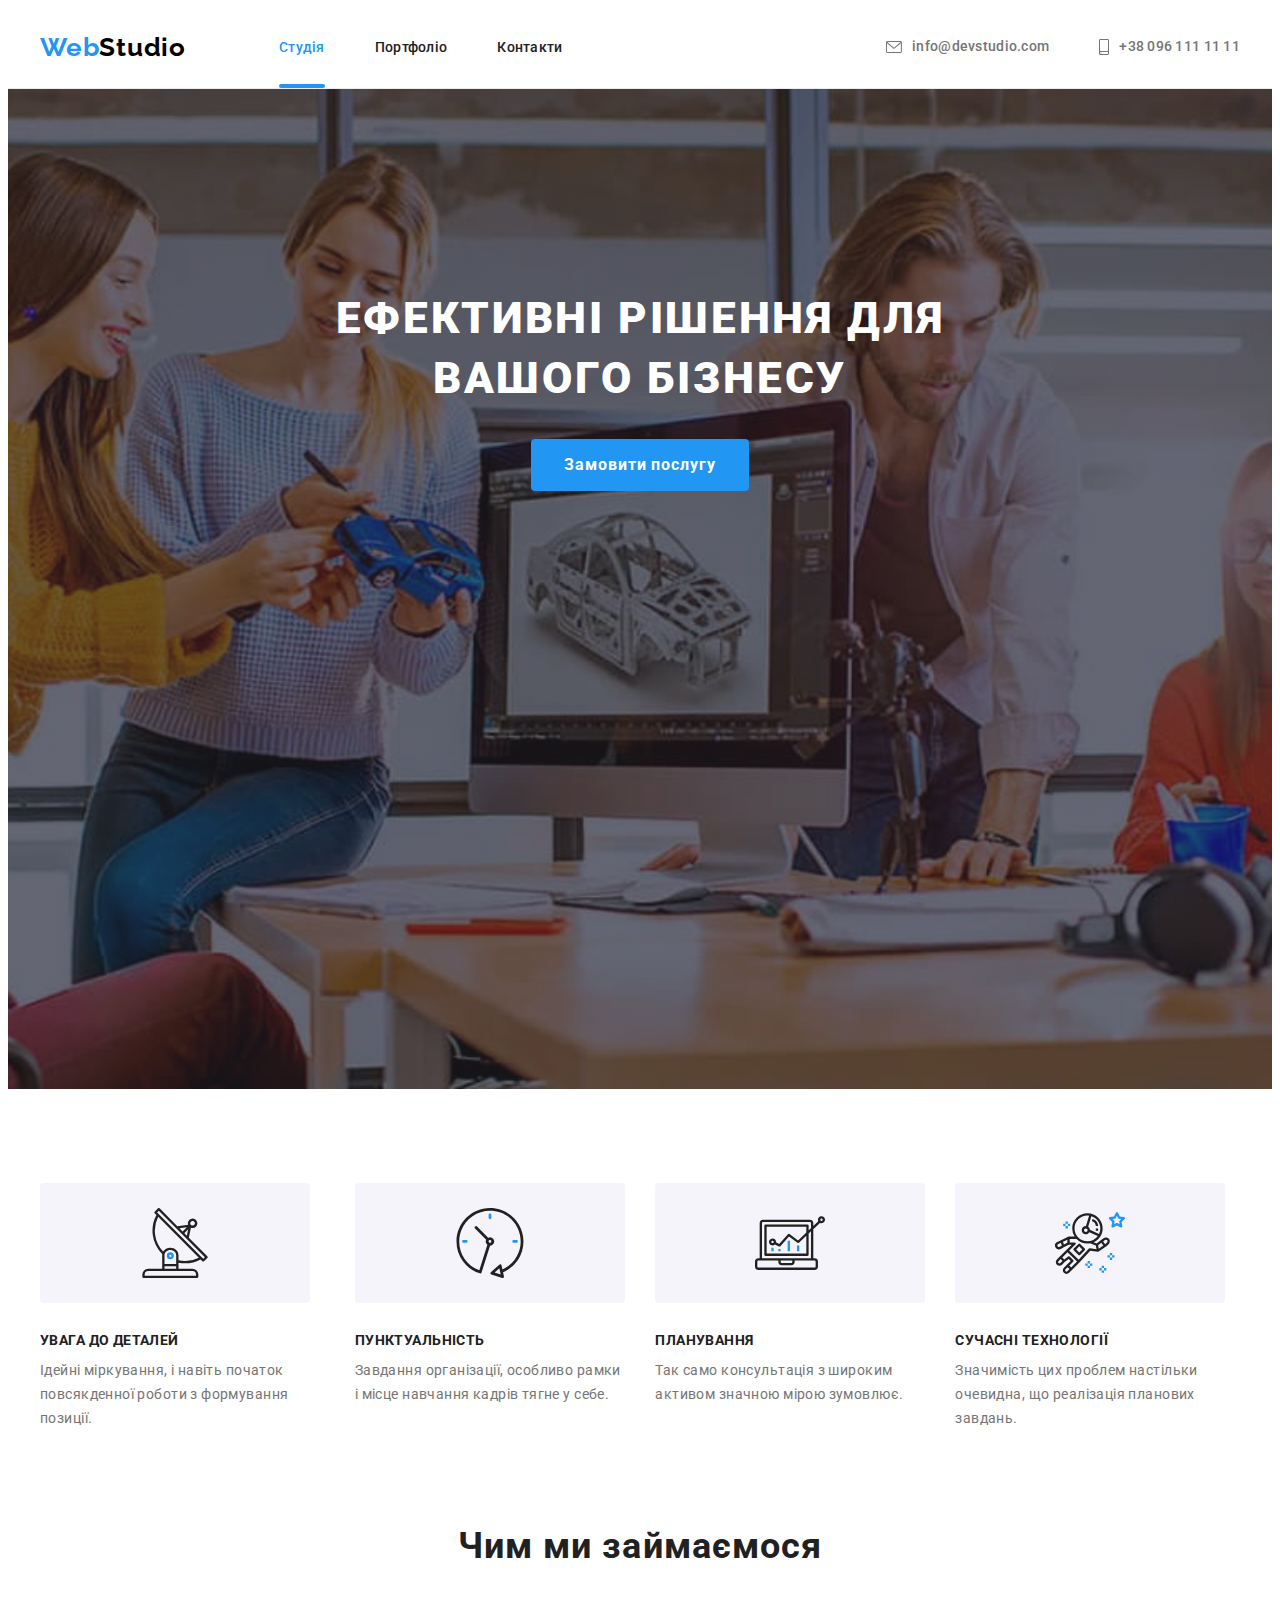
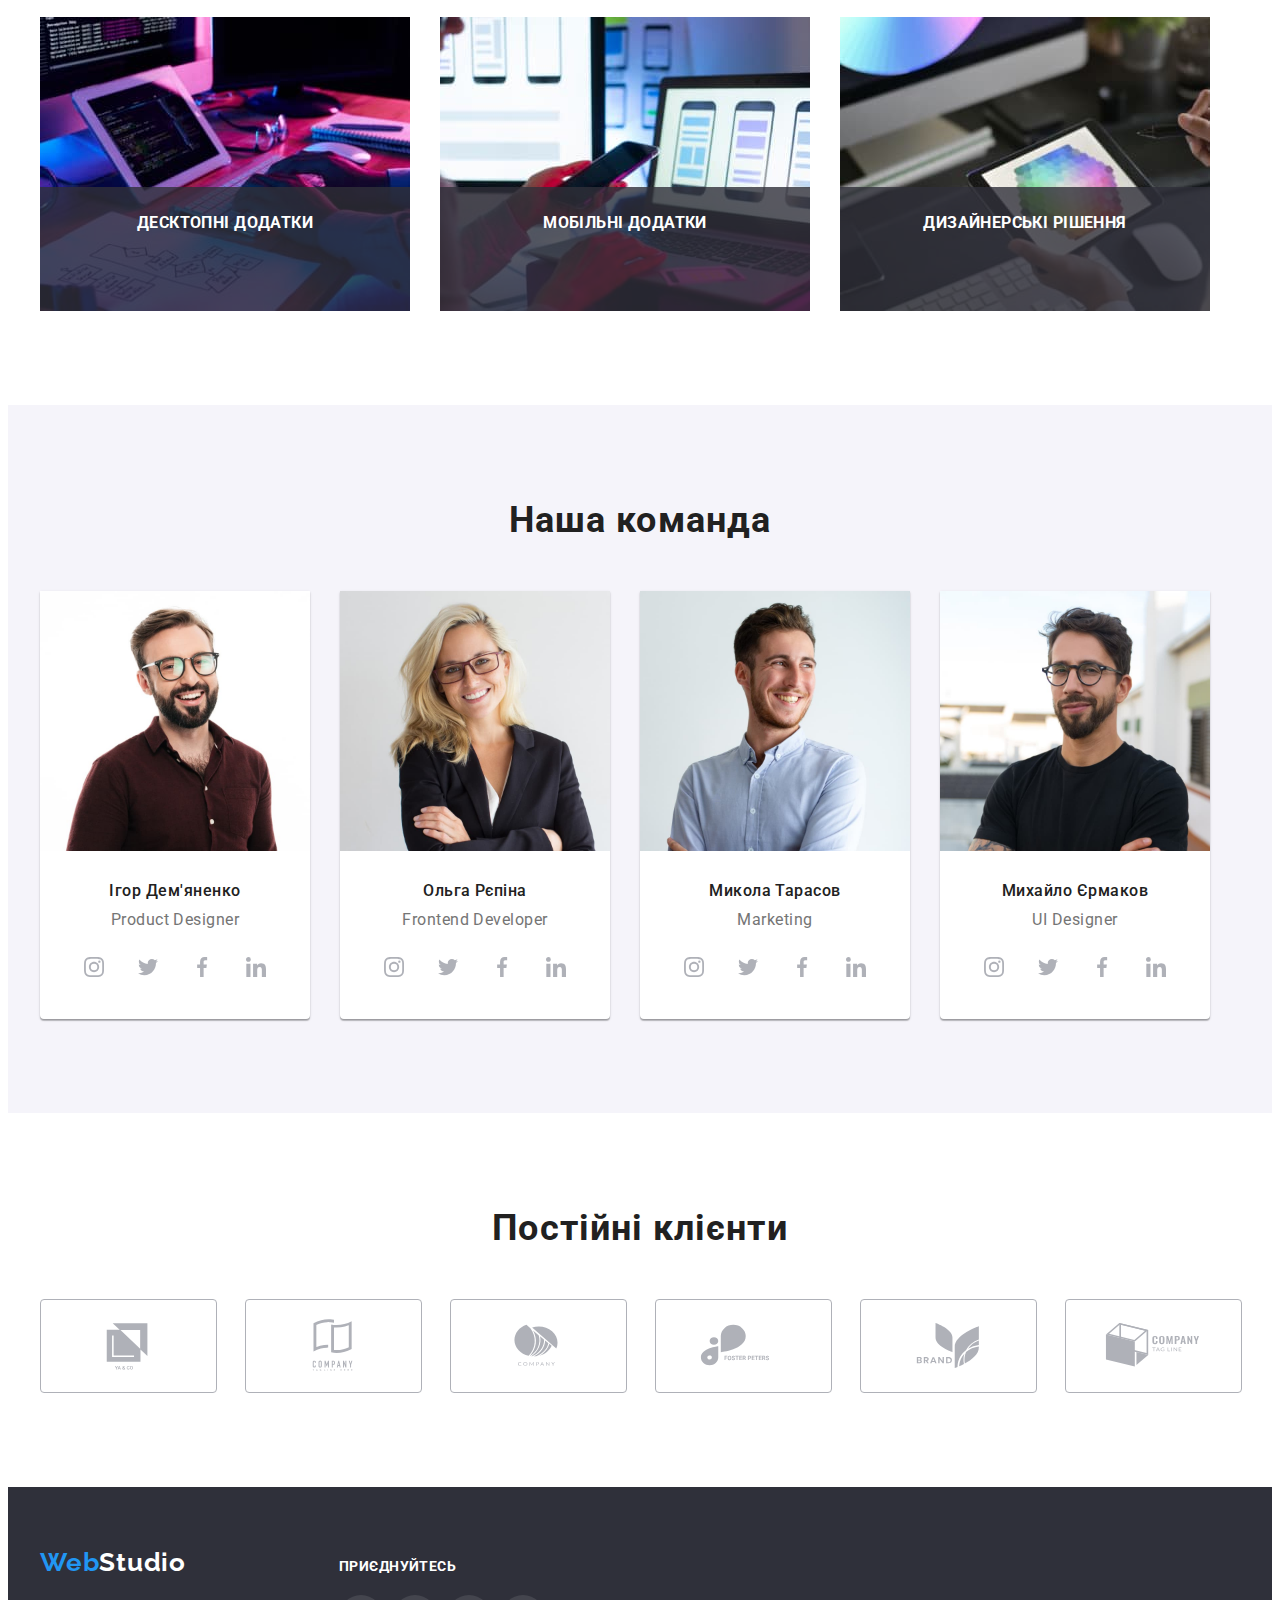
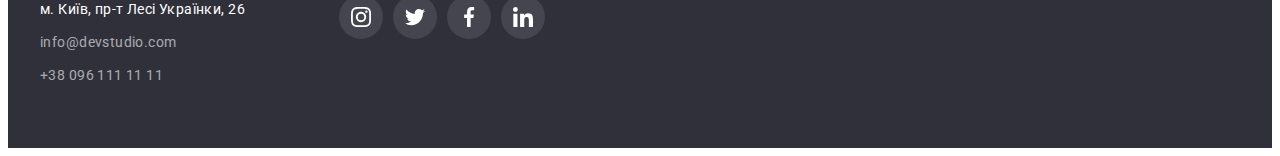
<file: index.html>
<!DOCTYPE html>
<html lang="uk">
  <head>
    <meta charset="UTF-8" />
    <meta http-equiv="X-UA-Compatible" content="IE=edge" />
    <meta name="viewport" content="width=device-width, initial-scale=1.0" />
    <title>WebStudio</title>
    <link
      rel="stylesheet"
      href="https://cdnjs.cloudflare.com/ajax/libs/modern-normalize/1.1.0/modern-normalize.min.css"
      integrity="sha512-wpPYUAdjBVSE4KJnH1VR1HeZfpl1ub8YT/NKx4PuQ5NmX2tKuGu6U/JRp5y+Y8XG2tV+wKQpNHVUX03MfMFn9Q=="
      crossorigin="anonymous"
      referrerpolicy="no-referrer"
    />
    <link rel="preconnect" href="https://fonts.googleapis.com" />
    <link rel="preconnect" href="https://fonts.gstatic.com" crossorigin />
    <link
      href="https://fonts.googleapis.com/css2?family=Raleway:wght@700&family=Roboto:wght@400;500;700;900&display=swap"
      rel="stylesheet"
    />
    <link rel="stylesheet" href="./css/styles.css" />
  </head>
  <body>
    <header class="header">
      <div class="container">
        <div class="header-container">
          <nav class="header-nav">
            <a class="logo link" href="/"
              >Web<span class="logo-header link">Studio</span></a
            >
            <ul class="list header-menu">
              <li>
                <a class="menu link current" href="/">Студія</a>
              </li>
              <li>
                <a class="menu link" href="./portfolio.html">Портфоліо</a>
              </li>
              <li>
                <a class="menu link" href="#">Контакти</a>
              </li>
            </ul>
          </nav>
          <ul class="list header-contacts">
            <li class="contacts-list">
              <a class="contacts link" href="mailto:info@devstudio.com">
                <svg class="contact-icon" width="16" height="12">
                  <use href="./images/icons.svg#icon-envelope"></use></svg
                >info@devstudio.com</a
              >
            </li>
            <li>
              <a class="contacts link" href="tel:+380961111111">
                <svg class="contact-icon" width="10" height="16">
                  <use href="./images/icons.svg#icon-smartphone"></use>
                </svg>
                +38 096 111 11 11</a
              >
            </li>
          </ul>
        </div>
      </div>
    </header>
    <main>
      <section class="hero-section">
        <div class="container">
          <h1 class="hero-title">Ефективні рішення для вашого бізнесу</h1>
          <button  class="button-hero" type="button" data-modal-open>Замовити послугу</button>
        </div>
      </section>
      <section class="section">
        <div class="container">
          <h2 class="visually-hidden">Наші переваги</h2>
          <ul class="list text-container">
            <li>
              <div class="container-img">
                <svg width="70" height="70">
                  <use href="./images/icons.svg#icon-antenna"></use>
                </svg>
              </div>
              <h3 class="subtitle">Увага до деталей</h3>
              <p class="list-item">
                Ідейні міркування, і навіть початок повсякденної роботи з
                формування позиції.
              </p>
            </li>
            <li>
              <div class="container-img">
                <svg width="70" height="70">
                  <use href="./images/icons.svg#icon-clock"></use>
                </svg>
              </div>
              <h3 class="subtitle">Пунктуальність</h3>
              <p class="list-item">
                Завдання організації, особливо рамки і місце навчання кадрів
                тягне у себе.
              </p>
            </li>
            <li>
              <div class="container-img">
                <svg width="70" height="70">
                  <use href="./images/icons.svg#icon-diagram"></use>
                </svg>
              </div>
              <h3 class="subtitle">Планування</h3>
              <p class="list-item">
                Так само консультація з широким активом значною мірою зумовлює.
              </p>
            </li>
            <li>
              <div class="container-img">
                <svg width="70" height="70">
                  <use href="./images/icons.svg#icon-astronaut"></use>
                </svg>
              </div>
              <h3 class="subtitle">Сучасні технології</h3>
              <p class="list-item">
                Значимість цих проблем настільки очевидна, що реалізація
                планових завдань.
              </p>
            </li>
          </ul>
        </div>
      </section>
      <section class="section section-content">
        <div class="container">
          <h2 class="caption">Чим ми займаємося</h2>
          <ul class="flex-container list">
            <li class="product-img">
              <img  src="./images/box1.jpg" alt="Написання коду" width="370" />
              <div class="product-container">
                <h3>Десктопні додатки</h3>
              </div>
            </li>
            <li class="product-img">
              <img 
                src="./images/box2.jpg"
                alt="Створення додатків"
                width="370"
              />
              <div class="product-container">
                <h3>Мобільні додатки</h3>
              </div>
            </li>
            <li class="product-img">
              <img 
                src="./images/box3.jpg"
                alt="Дизайн оформлення"
                width="370"
              />
              <div class="product-container">
                <h3>Дизайнерські рішення</h3>
              </div>
            </li>
          </ul>
        </div>
      </section>
      <section class="section section-main">
        <div class="container">
          <h2 class="caption">Наша команда</h2>
          <ul class="container-team list">
            <li class="item">
              <img
                src="./images/img1.jpg"
                alt="Фото дизайнера продукту"
                width="270"
              />
              <div class="name-text">
                <h3 class="subtitle-item">Ігор Дем'яненко</h3>
                <p class="list-text">Product Designer</p>
                <ul class="social-list list">
                  <li class="social-item">
                    <a class="social-link" href="#">
                      <svg width="20" height="20">
                        <use href="./images/icons.svg#icon-instagram"></use>
                      </svg>
                    </a>
                  </li>
                  <li class="social-item">
                    <a class="social-link" href="#">
                      <svg width="20" height="20">
                        <use href="./images/icons.svg#icon-twitter"></use>
                      </svg>
                    </a>
                  </li>
                  <li class="social-item">
                    <a class="social-link" href="#">
                      <svg width="20" height="20">
                        <use href="./images/icons.svg#icon-facebook"></use>
                      </svg>
                    </a>
                  </li>
                  <li class="social-item">
                    <a class="social-link" href="#">
                      <svg width="20" height="20">
                        <use href="./images/icons.svg#icon-linkedin"></use>
                      </svg>
                    </a>
                  </li>
                </ul>
              </div>
            </li>
            <li class="item">
              <img
                src="./images/img2.jpg"
                alt="Фото Frontend розробника"
                width="270"
              />
              <div class="name-text">
                <h3 class="subtitle-item">Ольга Рєпіна</h3>
                <p class="list-text">Frontend Developer</p>
                <ul class="social-list list">
                  <li class="social-item">
                    <a class="social-link" href="#">
                      <svg width="20" height="20">
                        <use href="./images/icons.svg#icon-instagram"></use>
                      </svg>
                    </a>
                  </li>
                  <li class="social-item">
                    <a class="social-link" href="#">
                      <svg width="20" height="20">
                        <use href="./images/icons.svg#icon-twitter"></use>
                      </svg>
                    </a>
                  </li>
                  <li class="social-item">
                    <a class="social-link" href="#">
                      <svg width="20" height="20">
                        <use href="./images/icons.svg#icon-facebook"></use>
                      </svg>
                    </a>
                  </li>
                  <li class="social-item">
                    <a class="social-link" href="#">
                      <svg width="20" height="20">
                        <use href="./images/icons.svg#icon-linkedin"></use>
                      </svg>
                    </a>
                  </li>
                </ul>
              </div>
            </li>
            <li class="item">
              <img src="./images/img3.jpg" alt="Фото маркетолога" width="270" />
              <div class="name-text">
                <h3 class="subtitle-item">Микола Тарасов</h3>
                <p class="list-text">Marketing</p>
                <ul class="social-list list">
                  <li class="social-item">
                    <a class="social-link" href="#">
                      <svg width="20" height="20">
                        <use href="./images/icons.svg#icon-instagram"></use>
                      </svg>
                    </a>
                  </li>
                  <li class="social-item">
                    <a class="social-link" href="#">
                      <svg width="20" height="20">
                        <use href="./images/icons.svg#icon-twitter"></use>
                      </svg>
                    </a>
                  </li>
                  <li class="social-item">
                    <a class="social-link" href="#">
                      <svg width="20" height="20">
                        <use href="./images/icons.svg#icon-facebook"></use>
                      </svg>
                    </a>
                  </li>
                  <li class="social-item">
                    <a class="social-link" href="#">
                      <svg width="20" height="20">
                        <use href="./images/icons.svg#icon-linkedin"></use>
                      </svg>
                    </a>
                  </li>
                </ul>
              </div>
            </li>
            <li class="item">
              <img
                src="./images/img4.jpg"
                alt="Фото дизайнера інтерфейсу"
                width="270"
              />
              <div class="name-text">
                <h3 class="subtitle-item">Михайло Єрмаков</h3>
                <p class="list-text">UI Designer</p>
                <ul class="social-list list">
                  <li class="social-item">
                    <a class="social-link" href="#">
                      <svg width="20" height="20">
                        <use href="./images/icons.svg#icon-instagram"></use>
                      </svg>
                    </a>
                  </li>
                  <li class="social-item">
                    <a class="social-link" href="#">
                      <svg width="20" height="20">
                        <use href="./images/icons.svg#icon-twitter"></use>
                      </svg>
                    </a>
                  </li>
                  <li class="social-item">
                    <a class="social-link" href="#">
                      <svg width="20" height="20">
                        <use href="./images/icons.svg#icon-facebook"></use>
                      </svg>
                    </a>
                  </li>
                  <li class="social-item">
                    <a class="social-link" href="#">
                      <svg width="20" height="20">
                        <use href="./images/icons.svg#icon-linkedin"></use>
                      </svg>
                    </a>
                  </li>
                </ul>
              </div>
            </li>
          </ul>
        </div>
      </section>
      <section class="section">
        <div class="container">
          <h2 class="caption">Постійні клієнти</h2>
          <ul class="clients-list list">
            <li class="clients-item">
              <a class="clients-link" href="#">
                <svg class="clients-logo" width="106" height="60">
                  <use href="./images/icons.svg#icon-logo"></use>
                </svg>
              </a>
            </li>

            <li class="clients-item">
              <a class="clients-link" href="#">
                <svg class="clients-logo" width="106" height="60">
                  <use href="./images/icons.svg#icon-tag-line-here"></use>
                </svg>
              </a>
            </li>

            <li class="clients-item">
              <a class="clients-link" href="#">
                <svg class="clients-logo" width="106" height="60">
                  <use href="./images/icons.svg#icon-company"></use>
                </svg>
              </a>
            </li>

            <li class="clients-item">
              <a class="clients-link" href="#">
                <svg class="clients-logo" width="106" height="60">
                  <use href="./images/icons.svg#icon-foster-peters"></use>
                </svg>
              </a>
            </li>

            <li class="clients-item">
              <a class="clients-link" href="#">
                <svg class="clients-logo" width="106" height="60">
                  <use href="./images/icons.svg#icon-brand"></use>
                </svg>
              </a>
            </li>

            <li class="clients-item">
              <a class="clients-link" href="#">
                <svg class="clients-logo" width="106" height="60">
                  <use href="./images/icons.svg#icon-tag-line"></use>
                </svg>
              </a>
            </li>
          </ul>
        </div>
      </section>
    </main>
    <footer class="footer">
      <div class="container">
        <div class="footer-container">
          <div class="address-container">
            <a class="logo link logo" href="/"
              >Web<span class="logo-footer link">Studio</span></a
            >
            <address class="address">
              <ul class="list">
                <li class="address-list">
                  <a
                    class="address-item link"
                    href="https://goo.gl/maps/CPtrU1FHBa2aNyZL9"
                    target="_blank"
                    rel="noopener noreferrer nofollow"
                    >м. Київ, пр-т Лесі Українки, 26</a
                  >
                </li>
                <li class="address-list">
                  <a
                    class="contacts-footer link footer-mail"
                    href="mailto:info@devstudio.com"
                    >info@devstudio.com</a
                  >
                </li>
                <li>
                  <a class="contacts-footer link" href="tel:+380961111111"
                    >+38 096 111 11 11</a
                  >
                </li>
              </ul>
            </address>
          </div>
          <div class="social-footer">
            <p class="caption-footer">Приєднуйтесь</p>
            <ul class="social-footer-list list">
              <li class="social-footer-item">
                <a class="social-footer-link" href="#">
                  <svg class="social-footer-icon" width="20" height="20">
                    <use href="./images/icons.svg#icon-instagram"></use>
                  </svg>
                </a>
              </li>
              <li class="social-footer-item">
                <a class="social-footer-link" href="#">
                  <svg class="social-footer-icon" width="20" height="20">
                    <use href="./images/icons.svg#icon-twitter"></use>
                  </svg>
                </a>
              </li>
              <li class="social-footer-item">
                <a class="social-footer-link" href="#">
                  <svg class="social-footer-icon" width="20" height="20">
                    <use href="./images/icons.svg#icon-facebook"></use>
                  </svg>
                </a>
              </li>
              <li class="social-footer-item">
                <a class="social-footer-link" href="#">
                  <svg class="social-footer-icon" width="20" height="20">
                    <use href="./images/icons.svg#icon-linkedin"></use>
                  </svg>
                </a>
              </li>
            </ul>
          </div>
        </div>
      </div>
    </footer>

    <div class="backdrop is-hidden" data-modal>
      <div class="modal">
        <button class="close-button" type="button" data-modal-close>
          <svg width="11" height="11">
            <use href="./images/icons.svg#icon-close-black"></use>
          </svg>
        </button>
      </div>
    </div>

    <script src="./js/modal..js"></script>
  </body>
</html>
</file>
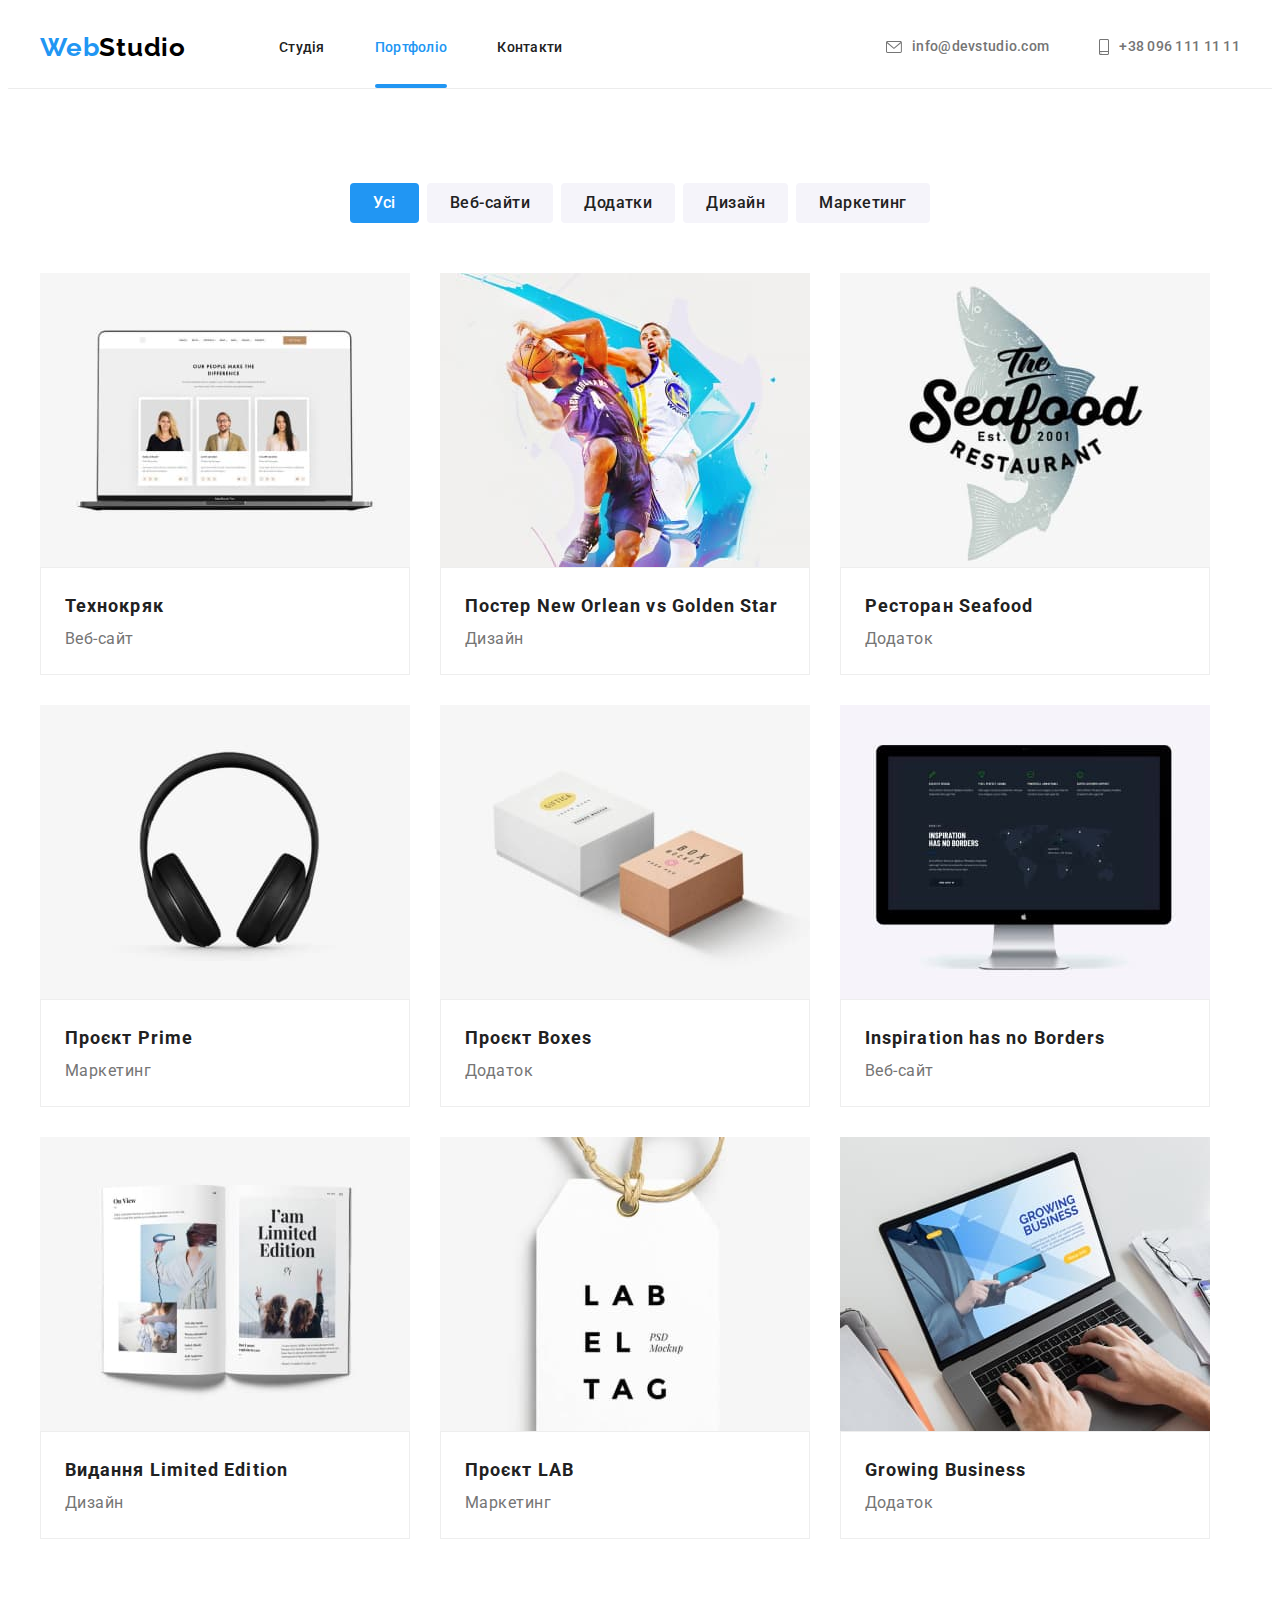
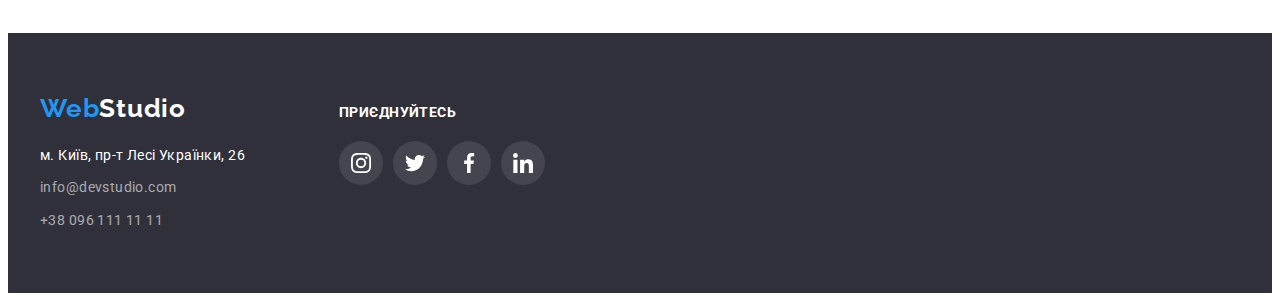
<file: portfolio.html>
<!DOCTYPE html>
<html lang="en">
  <head>
    <meta charset="UTF-8" />
    <meta http-equiv="X-UA-Compatible" content="IE=edge" />
    <meta name="viewport" content="width=device-width, initial-scale=1.0" />
    <title>Document</title>
    <link
      rel="stylesheet"
      href="https://cdnjs.cloudflare.com/ajax/libs/modern-normalize/1.1.0/modern-normalize.min.css"
      integrity="sha512-wpPYUAdjBVSE4KJnH1VR1HeZfpl1ub8YT/NKx4PuQ5NmX2tKuGu6U/JRp5y+Y8XG2tV+wKQpNHVUX03MfMFn9Q=="
      crossorigin="anonymous"
      referrerpolicy="no-referrer"
    />
    <link rel="preconnect" href="https://fonts.googleapis.com" />
    <link rel="preconnect" href="https://fonts.gstatic.com" crossorigin />
    <link
      href="https://fonts.googleapis.com/css2?family=Raleway:wght@700&family=Roboto:wght@400;500;700;900&display=swap"
      rel="stylesheet"
    />
    <link rel="stylesheet" href="./css/styles.css" />
  </head>
  <body>
    <header class="header">
      <div class="container">
        <div class="header-container">
          <nav class="header-nav">
            <a class="logo link" href="/"
              >Web<span class="logo-header link">Studio</span></a
            >
            <ul class="list header-menu">
              <li><a class="menu link" href="./index.html">Студія</a></li>
              <li><a class="menu link current" href="#">Портфоліо</a></li>
              <li><a class="menu link" href="#">Контакти</a></li>
            </ul>
          </nav>
          <ul class="list header-contacts">
            <li class="contacts-list">
              <a class="contacts link" href="mailto:info@devstudio.com">
                <svg class="contact-icon" width="16" height="12">
                  <use href="./images/icons.svg#icon-envelope"></use></svg
                >info@devstudio.com</a
              >
            </li>
            <li>
              <a class="contacts link" href="tel:+380961111111">
                <svg class="contact-icon" width="10" height="16">
                  <use href="./images/icons.svg#icon-smartphone"></use>
                </svg>
                +38 096 111 11 11</a
              >
            </li>
          </ul>
        </div>
      </div>
    </header>
    <main>
      <h1 class="visually-hidden">Портфоліо</h1>
      <section class="section">
        <div class="container">
          <ul class="list button-list">
            <li>
              <button class="button current-button" type="button">Усі</button>
            </li>
            <li>
              <button class="button" type="button">Веб-сайти</button>
            </li>
            <li>
              <button class="button" type="button">Додатки</button>
            </li>
            <li>
              <button class="button" type="button">Дизайн</button>
            </li>
            <li>
              <button class="button" type="button">Маркетинг</button>
            </li>
          </ul>
          <ul class="list portfolio-list">
            <li>
              <a class="portfolio-link link" href="">
                <div class="portfolio-thumb">
                  <img
                    src="./images/technokryak.jpg"
                    alt="Веб-сайт"
                    width="370"
                  />
                  <div class="portfolio-overlay">
                    <p>
                      Ресурс пропонує комплексні пропозиції з різним рівнем
                      функціоналу та сервісів. Все це дозволить відвідувачу
                      отримати вичерпні відомості про компанію чи приватну
                      особу.
                    </p>
                  </div>
                </div>
                <div class="title-text">
                  <h2 class="title">Технокряк</h2>
                  <p class="text">Веб-сайт</p>
                </div>
              </a>
            </li>
            <li>
              <a class="portfolio-link link" href="">
                <div class="portfolio-thumb">
                <img
                  src="./images/poster.jpg"
                  alt="Гра в баскетбол"
                  width="370"
                />
                <div class="portfolio-overlay">
                    <p>
                      Ресурс пропонує комплексні пропозиції з різним рівнем
                      функціоналу та сервісів. Все це дозволить відвідувачу
                      отримати вичерпні відомості про компанію чи приватну
                      особу.
                    </p>
                  </div>
                </div>
                <div class="title-text">
                  <h2 class="title">Постер New Orlean vs Golden Star</h2>
                  <p class="text">Дизайн</p>
                </div>
              </a>
            </li>
            <li>
              <a class="portfolio-link link" href="">
                <div class="portfolio-thumb">
                <img
                  src="./images/restaurant.jpg"
                  alt="Назва ресторану"
                  width="370"
                />
                <div class="portfolio-overlay">
                    <p>
                      Ресурс пропонує комплексні пропозиції з різним рівнем
                      функціоналу та сервісів. Все це дозволить відвідувачу
                      отримати вичерпні відомості про компанію чи приватну
                      особу.
                    </p>
                  </div>
                </div>
                <div class="title-text">
                  <h2 class="title">Ресторан Seafood</h2>
                  <p class="text">Додаток</p>
                </div>
              </a>
            </li>
            <li>
              <a class="portfolio-link link" href="">
                <div class="portfolio-thumb">
                <img
                  src="./images/project-prime.jpg"
                  alt="Навушники"
                  width="370"
                />
                <div class="portfolio-overlay">
                    <p>
                      Ресурс пропонує комплексні пропозиції з різним рівнем
                      функціоналу та сервісів. Все це дозволить відвідувачу
                      отримати вичерпні відомості про компанію чи приватну
                      особу.
                    </p>
                  </div>
                </div>
                <div class="title-text">
                  <h2 class="title">Проєкт Prime</h2>
                  <p class="text">Маркетинг</p>
                </div>
              </a>
            </li>
            <li>
              <a class="portfolio-link link" href="">
                <div class="portfolio-thumb">
                <img
                  src="./images/project-boxes.jpg"
                  alt="Дві коробки"
                  width="370"
                />
                <div class="portfolio-overlay">
                    <p>
                      Ресурс пропонує комплексні пропозиції з різним рівнем
                      функціоналу та сервісів. Все це дозволить відвідувачу
                      отримати вичерпні відомості про компанію чи приватну
                      особу.
                    </p>
                  </div>
                </div>
                <div class="title-text">
                  <h2 class="title">Проєкт Boxes</h2>
                  <p class="text">Додаток</p>
                </div>
              </a>
            </li>
            <li>
              <a class="portfolio-link link" href="">
                <div class="portfolio-thumb">
                <img
                  src="./images/inspiration.jpg"
                  alt="Монітор з відкритим веб-сайтом"
                  width="370"
                />
                <div class="portfolio-overlay">
                    <p>
                      Ресурс пропонує комплексні пропозиції з різним рівнем
                      функціоналу та сервісів. Все це дозволить відвідувачу
                      отримати вичерпні відомості про компанію чи приватну
                      особу.
                    </p>
                  </div>
                </div>
                <div class="title-text">
                  <h2 class="title">Inspiration has no Borders</h2>
                  <p class="text">Веб-сайт</p>
                </div>
              </a>
            </li>
            <li>
              <a class="portfolio-link link" href="">
                <div class="portfolio-thumb">
                <img
                  src="./images/limited-edition.jpg"
                  alt="Журнал"
                  width="370"
                />
                <div class="portfolio-overlay">
                    <p>
                      Ресурс пропонує комплексні пропозиції з різним рівнем
                      функціоналу та сервісів. Все це дозволить відвідувачу
                      отримати вичерпні відомості про компанію чи приватну
                      особу.
                    </p>
                  </div>
                </div>
                <div class="title-text">
                  <h2 class="title">Видання Limited Edition</h2>
                  <p class="text">Дизайн</p>
                </div>
              </a>
            </li>
            <li>
              <a class="portfolio-link link" href="">
                <div class="portfolio-thumb">
                <img
                  src="./images/project-lab.jpg"
                  alt="Тег етикетки"
                  width="370"
                />
                <div class="portfolio-overlay">
                    <p>
                      Ресурс пропонує комплексні пропозиції з різним рівнем
                      функціоналу та сервісів. Все це дозволить відвідувачу
                      отримати вичерпні відомості про компанію чи приватну
                      особу.
                    </p>
                  </div>
                </div>
                <div class="title-text">
                  <h2 class="title">Проєкт LAB</h2>
                  <p class="text">Маркетинг</p>
                </div>
              </a>
            </li>
            <li>
              <a class="portfolio-link link" href="">
                <div class="portfolio-thumb">
                <img
                  src="./images/growing-business.jpg"
                  alt="Ноутбук за яким прац.є людина "
                  width="370"
                />
                <div class="portfolio-overlay">
                    <p>
                      Ресурс пропонує комплексні пропозиції з різним рівнем
                      функціоналу та сервісів. Все це дозволить відвідувачу
                      отримати вичерпні відомості про компанію чи приватну
                      особу.
                    </p>
                  </div>
                </div>
                <div class="title-text">
                  <h2 class="title">Growing Business</h2>
                  <p class="text">Додаток</p>
                </div>
              </a>
            </li>
          </ul>
        </div>
      </section>
    </main>
    <footer class="footer">
      <div class="container">
        <div class="footer-container">
          <div class="address-container">
            <a class="logo link logo" href="/"
              >Web<span class="logo-footer link">Studio</span></a
            >
            <address class="address">
              <ul class="list">
                <li class="address-list">
                  <a
                    class="address-item link"
                    href="https://goo.gl/maps/CPtrU1FHBa2aNyZL9"
                    target="_blank"
                    rel="noopener noreferrer nofollow"
                    >м. Київ, пр-т Лесі Українки, 26</a
                  >
                </li>
                <li class="address-list">
                  <a
                    class="contacts-footer link footer-mail"
                    href="mailto:info@devstudio.com"
                    >info@devstudio.com</a
                  >
                </li>
                <li>
                  <a class="contacts-footer link" href="tel:+380961111111"
                    >+38 096 111 11 11</a
                  >
                </li>
              </ul>
            </address>
          </div>
          <div class="social-footer">
            <p class="caption-footer">Приєднуйтесь</p>
            <ul class="social-footer-list list">
              <li class="social-footer-item">
                <a class="social-footer-link" href="#">
                  <svg class="social-footer-icon" width="20" height="20">
                    <use href="./images/icons.svg#icon-instagram"></use>
                  </svg>
                </a>
              </li>
              <li class="social-footer-item">
                <a class="social-footer-link" href="#">
                  <svg class="social-footer-icon" width="20" height="20">
                    <use href="./images/icons.svg#icon-twitter"></use>
                  </svg>
                </a>
              </li>
              <li class="social-footer-item">
                <a class="social-footer-link" href="#">
                  <svg class="social-footer-icon" width="20" height="20">
                    <use href="./images/icons.svg#icon-facebook"></use>
                  </svg>
                </a>
              </li>
              <li class="social-footer-item">
                <a class="social-footer-link" href="#">
                  <svg class="social-footer-icon" width="20" height="20">
                    <use href="./images/icons.svg#icon-linkedin"></use>
                  </svg>
                </a>
              </li>
            </ul>
          </div>
        </div>
      </div>
    </footer>
  </body>
</html>
</file>
<file: css/styles.css>
:root {
  --primary-text-color: #757575;
  --title-text-color: #212121;
  --primary-white-color: #ffffff;
  --accept-color: #2196f3;
  --accept-text-color: rgba(255, 255, 255, 0.6);
  --primary-bg-color: #2f303a;
  --secondary-bg-color: #f5f4fa;
  --black-color: #000000;
  --icon-bg: #f5f4fa;
  --secondary-accept-color: #afb1b8;
  --main-font-size: 14px;
  --secondary-font-size: 16px;
  --main-font-weight: 400;
}
body {
  background-color: var(--primary-white-color);
  color: var(--primary-text-color);
  font-family: "Roboto", "Raleway", sans-serif;
  font-size: var(--main-font-size);
  font-weight: var(--main-font-weight);
}

.container {
  width: 100%;
  max-width: 1200px;
  padding-right: 15px;
  padding-left: 15px;
  margin: 0 auto;
}

h1,
h2,
h3,
h4,
h5,
h6,
p,
ul {
  margin: 0;
}

img {
  display: block;
  max-width: 100%;
  height: auto;
}

.header {
  padding: 24px 0 25px;
  border-bottom: 1px solid #ececec;
}

.header-container {
  display: flex;
  align-items: center;
  justify-content: space-between;
  gap: 50px;
}

.header-nav {
  display: flex;
  flex-grow: 1;
  align-items: center;
  gap: 93px;
}

.header-menu {
  display: flex;
  gap: 50px;
}

.logo {
  color: var(--accept-color);
  font-family: "Raleway";
  font-weight: 700;
  font-size: 26px;
  line-height: 1.19;
  letter-spacing: 0.03em;
}

.logo-header {
  color: var(--black-color);
}

.link {
  text-decoration: none;
}
.menu {
  padding-top: 32px;
  padding-bottom: 32px;
  color: var(--title-text-color);
  font-weight: 500;
  line-height: 1.14;
  letter-spacing: 0.02em;
  transition: color 250ms cubic-bezier(0.4, 0, 0.2, 1);
}
.menu:hover,
.menu:focus {
  color: var(--accept-color);
}

.current {
  position: relative;
  color: var(--accept-color);
}

.current::after {
  content: '';
  position: absolute;
  bottom: -1px;
  display: block;
  width: 100%;
  height: 4px;
  background-color: var(--accept-color);
  border-radius: 2px;
}

.list {
  padding: 0;
  list-style: none;
}

.header-contacts {
  display: flex;

  gap: 50px;
}

.contacts {
  display: flex;
  align-items: center;
  color: var(--primary-text-color);
  fill: var(--primary-text-color);
  font-weight: 500;
  line-height: 1.14;
  letter-spacing: 0.02em;
  transition: color 250ms cubic-bezier(0.4, 0, 0.2, 1),
    fill 250ms cubic-bezier(0.4, 0, 0.2, 1);
}
.contacts:hover,
.contacts:focus {
  color: var(--accept-color);
  fill: var(--accept-color);
}

.contact-icon {
  margin-right: 10px;
}

.hero-section {
  max-width: 1600px;
  height: 600px;
  margin-right: auto;
  margin-left: auto;
  background-image: linear-gradient(
      rgba(47, 48, 58, 0.4),
      rgba(47, 48, 58, 0.4)
    ),
    url(../images/hero-img.jpg);
  background-color: var(--primary-bg-color);
  background-repeat: no-repeat;
  background-position: center;
  background-size: cover;
  padding: 200px 0;
}

.hero-title {
  width: 696px;
  margin: 0 auto 30px;
  color: var(--primary-white-color);
  font-weight: 900;
  font-size: 44px;
  line-height: 1.36;
  letter-spacing: 0.06em;
  text-transform: uppercase;
  text-align: center;
}

.button-hero {
  display: block;
  margin: 0 auto;
  min-width: 216px;
  padding: 10px 32px;
  border: 1px solid transparent;
  border-radius: 4px;

  background-color: var(--accept-color);
  color: var(--primary-white-color);

  font-family: inherit;
  font-weight: 700;
  font-size: var(--secondary-font-size);
  line-height: 1.88;
  letter-spacing: 0.06em;

  cursor: pointer;
  text-align: center;

  transition: background-color 250ms cubic-bezier(0.4, 0, 0.2, 1);
}

.button-hero:hover,
.button-hero:focus {
  background-color: #188ce8;
}

.visually-hidden {
  position: absolute;
  white-space: nowrap;
  width: 1px;
  height: 1px;
  overflow: hidden;
  border: 0;
  padding: 0;
  clip: rect(0 0 0 0);
  clip-path: inset(50%);
  margin: -1px;
}

.text-container {
  display: flex;
  flex-basis: calc((100%-90px) / 4);
  gap: 30px;
}

.container-img {
  display: flex;
  align-items: center;
  justify-content: center;
  margin-bottom: 30px;
  width: 270px;
  height: 120px;
  border-radius: 4px;
  background-color: var(--secondary-bg-color);
}

.section {
  padding-top: 94px;
  padding-bottom: 94px;
}

.subtitle {
  margin-bottom: 10px;
  color: var(--title-text-color);
  font-weight: 700;
  font-size: var(--main-font-size);
  line-height: 1.14;
  letter-spacing: 0.03em;
  text-transform: uppercase;
}

.list-item {
  line-height: 1.71;
  letter-spacing: 0.03em;
}

.section-content {
  padding-top: 0;
}
.caption {
  margin-bottom: 50px;
  color: var(--title-text-color);
  font-weight: 700;
  font-size: 36px;
  line-height: 1.17;
  letter-spacing: 0.03em;
  text-align: center;
}

.flex-container {
  display: flex;
  flex-basis: calc((100%-60px) / 3);
  gap: 30px;
}

.product-img {
  position: relative;
  width: 370px;
}

.product-container {
  position: absolute;
  width: 100%;
  height: 70px;
  bottom: 0;
  padding-top: 27px;
  padding-bottom: 27px;

  background-color: rgba(47, 48, 58, 0.8);
  font-weight: 700;
  line-height: 1.14;
  text-align: center;
  letter-spacing: 0.03em;
  text-transform: uppercase;
  color: var(--primary-white-color);
}

.section-main {
  background-color: var(--secondary-bg-color);
}

.container-team {
  display: flex;
  flex-basis: calc((100%-90px) / 4);
  gap: 30px;
}

.name-text {
  padding-top: 30px;
  padding-bottom: 30px;
}

.subtitle-item {
  margin-bottom: 10px;
  color: var(--title-text-color);
  font-weight: 500;
  font-size: var(--secondary-font-size);
  line-height: 1.19;
  letter-spacing: 0.03em;
  text-align: center;
}

.list-text {
  font-size: var(--secondary-font-size);
  line-height: 1.19;
  letter-spacing: 0.03em;
  text-align: center;
  margin-bottom: 16px;
}

.social-list {
  display: flex;
  gap: 10px;
  justify-content: center;
}

.social-item {
  width: 44px;
  height: 44px;
}

.social-link {
  display: flex;
  justify-content: center;
  align-items: center;
  width: 100%;
  height: 100%;
  border-radius: 50%;
  background-color: var(--primary-white-color);
  fill: var(--secondary-accept-color);
  transition: background-color 250ms cubic-bezier(0.4, 0, 0.2, 1),
    fill 250ms cubic-bezier(0.4, 0, 0.2, 1);
}

.social-link:hover,
.social-link:focus {
  background-color: var(--accept-color);
  fill: var(--primary-white-color);
}

.item {
  background-color: var(--primary-white-color);
  box-shadow: 0px 1px 3px rgba(0, 0, 0, 0.12), 0px 1px 1px rgba(0, 0, 0, 0.14),
    0px 2px 1px rgba(0, 0, 0, 0.2);
  border-radius: 0px 0px 4px 4px;
}

.clients-list {
  display: flex;
  gap: 30px;
}

.clients-item {
  width: calc((100% - 150px) / 6);
}
.clients-link {
  display: flex;
  align-items: center;
  justify-content: center;
  width: 100%;
  height: 92px;
  border: 1px solid var(--secondary-accept-color);
  border-radius: 4px;
  fill: var(--secondary-accept-color);
  transition: border-color 250ms cubic-bezier(0.4, 0, 0.2, 1),
    fill 250ms cubic-bezier(0.4, 0, 0.2, 1);
}
/* .clients-logo{
  fill: currentColor;
} */

.clients-link:hover,
.clients-link:focus {
  border-color: var(--accept-color);
  fill: var(--accept-color);
}

.footer {
  padding-top: 60px;
  padding-bottom: 60px;
  background-color: var(--primary-bg-color);
}

.logo-footer {
  color: var(--primary-white-color);
}

.footer-container {
  display: flex;
  align-items: baseline;
}

.address-container {
  padding-right: 24px;
}
.address {
  margin-top: 20px;
  font-style: normal;
}

.address-list {
  margin-bottom: 9px;
}

.address-item {
  color: var(--primary-white-color);
  line-height: 1.71;
  letter-spacing: 0.03em;
  transition: color 250ms cubic-bezier(0.4, 0, 0.2, 1);
}

.address-item:hover,
.address-item:focus {
  color: var(--accept-color);
}

.footer-mail {
  margin-bottom: 9px;
}

.contacts-footer {
  color: var(--accept-text-color);
  line-height: 1.71;
  letter-spacing: 0.03em;
  transition: color 250ms cubic-bezier(0.4, 0, 0.2, 1);
}

.contacts-footer:hover,
.contacts-footer:focus {
  color: var(--accept-color);
}

.caption-footer {
  font-weight: 700;
  font-size: 14px;
  line-height: 1.14;
  letter-spacing: 0.03em;
  text-transform: uppercase;
  color: var(--primary-white-color);
  margin-bottom: 20px;
}

.social-footer {
  margin-left: 70px;
}

.social-footer-list {
  display: flex;
  gap: 10px;
}

.social-footer-item {
  width: 44px;
  height: 44px;
}
.social-footer-link {
  display: flex;
  justify-content: center;
  align-items: center;
  width: 100%;
  height: 100%;
  border-radius: 50%;
  background-color: rgba(255, 255, 255, 0.1);
  fill: var(--primary-white-color);
  transition: background-color 250ms cubic-bezier(0.4, 0, 0.2, 1);
}

.social-footer-link:hover,
.social-footer-link:focus {
  background-color: var(--accept-color);
}
.button-list {
  padding-bottom: 16px;
  display: flex;
  justify-content: center;
  gap: 8px;
  margin-bottom: 34px;
}

.button {
  padding: 6px 22px;
  justify-content: center;
  border: 1px solid transparent;
  border-radius: 4px;
  background-color: var(--secondary-bg-color);
  color: var(--title-text-color);
  font-family: inherit;
  font-weight: 500;
  font-size: var(--secondary-font-size);
  line-height: 1.62;
  letter-spacing: 0.03em;
  cursor: pointer;
  transition: background-color 250ms cubic-bezier(0.4, 0, 0.2, 1),
    color 250ms cubic-bezier(0.4, 0, 0.2, 1),
    box-shadow 250ms cubic-bezier(0.4, 0, 0.2, 1);
}

.button:hover,
.button:focus {
  background-color: var(--accept-color);
  color: var(--primary-white-color);
  box-shadow: 0px 3px 1px rgba(0, 0, 0, 0.1), 0px 1px 2px rgba(0, 0, 0, 0.08),
    0px 2px 2px rgba(0, 0, 0, 0.12);
}

.current-button {
  background-color: var(--accept-color);
  color: var(--primary-white-color);
}

.portfolio-list {
  display: flex;
  flex-basis: calc((100% - 60px) / 3);
  gap: 30px;
  flex-wrap: wrap;
}
.portfolio-link {
  display: block;
  transition: box-shadow 250ms cubic-bezier(0.4, 0, 0.2, 1);
}

.portfolio-link:hover,
.portfolio-link:focus {
  box-shadow: 0px 1px 1px rgba(0, 0, 0, 0.12), 0px 4px 4px rgba(0, 0, 0, 0.06),
    1px 4px 6px rgba(0, 0, 0, 0.16);
}

.portfolio-link:hover .portfolio-overlay,
.portfolio-link:focus .portfolio-overlay {
  transform: translateY(0);
}

.portfolio-thumb {
  position: relative;
  overflow: hidden;
}

.portfolio-overlay {
  position: absolute;
  top: 0;
  left: 0;
  width: 100%;
  height: 100%;
  padding: 63px 24px;
  font-size: 18px;
  line-height: 1.56;
  font-weight: var(--main-font-weight);
  letter-spacing: 0.03em;
  color: var(--primary-white-color);
  background-color: rgba(33, 150, 243, 0.9);
  transform: translateY(100%);
  transition: transform 250ms cubic-bezier(0.4, 0, 0.2, 1);
}

.title-text {
  flex-basis: calc((100%-60px) / 3);
  padding: 20px 24px;
  border: 1px solid #eeeeee;
}

.title {
  color: var(--title-text-color);
  font-weight: 700;
  font-size: 18px;
  line-height: 2;
  letter-spacing: 0.06em;
}

.text {
  color: var(--primary-text-color);
  font-size: var(--secondary-font-size);
  line-height: 1.87;
  letter-spacing: 0.03em;
}

.backdrop {
  position: fixed;
  top: 0;
  left: 0;
  width: 100%;
  height: 100%;
  background-color: rgba(0, 0, 0, 0.2);
  z-index: 1;
  transition: opacity 250ms, visibility 250ms;
}
.is-hidden {
  opacity: 0;
  visibility: hidden;
  pointer-events: none;
}

.modal {
  position: absolute;
  top: 50%;
  left: 50%;
  transform: translate(-50%, -50%);
  width: 528px;
  height: 581px;
  background-color: var(--primary-white-color);
  box-shadow: 0px 1px 3px rgba(0, 0, 0, 0.12), 0px 1px 1px rgba(0, 0, 0, 0.14),
    0px 2px 1px rgba(0, 0, 0, 0.2);
  border-radius: 4px;
}

.close-button {
  position: absolute;
  margin: 8px;
  top: 7px;
  right: 12px;
  width: 30px;
  height: 30px;
  background-color: transparent;
  border-radius: 50%;
  border: 1px solid rgba(0, 0, 0, 0.1);
  fill: var(--black-color);
  cursor: pointer;
}
</file>
